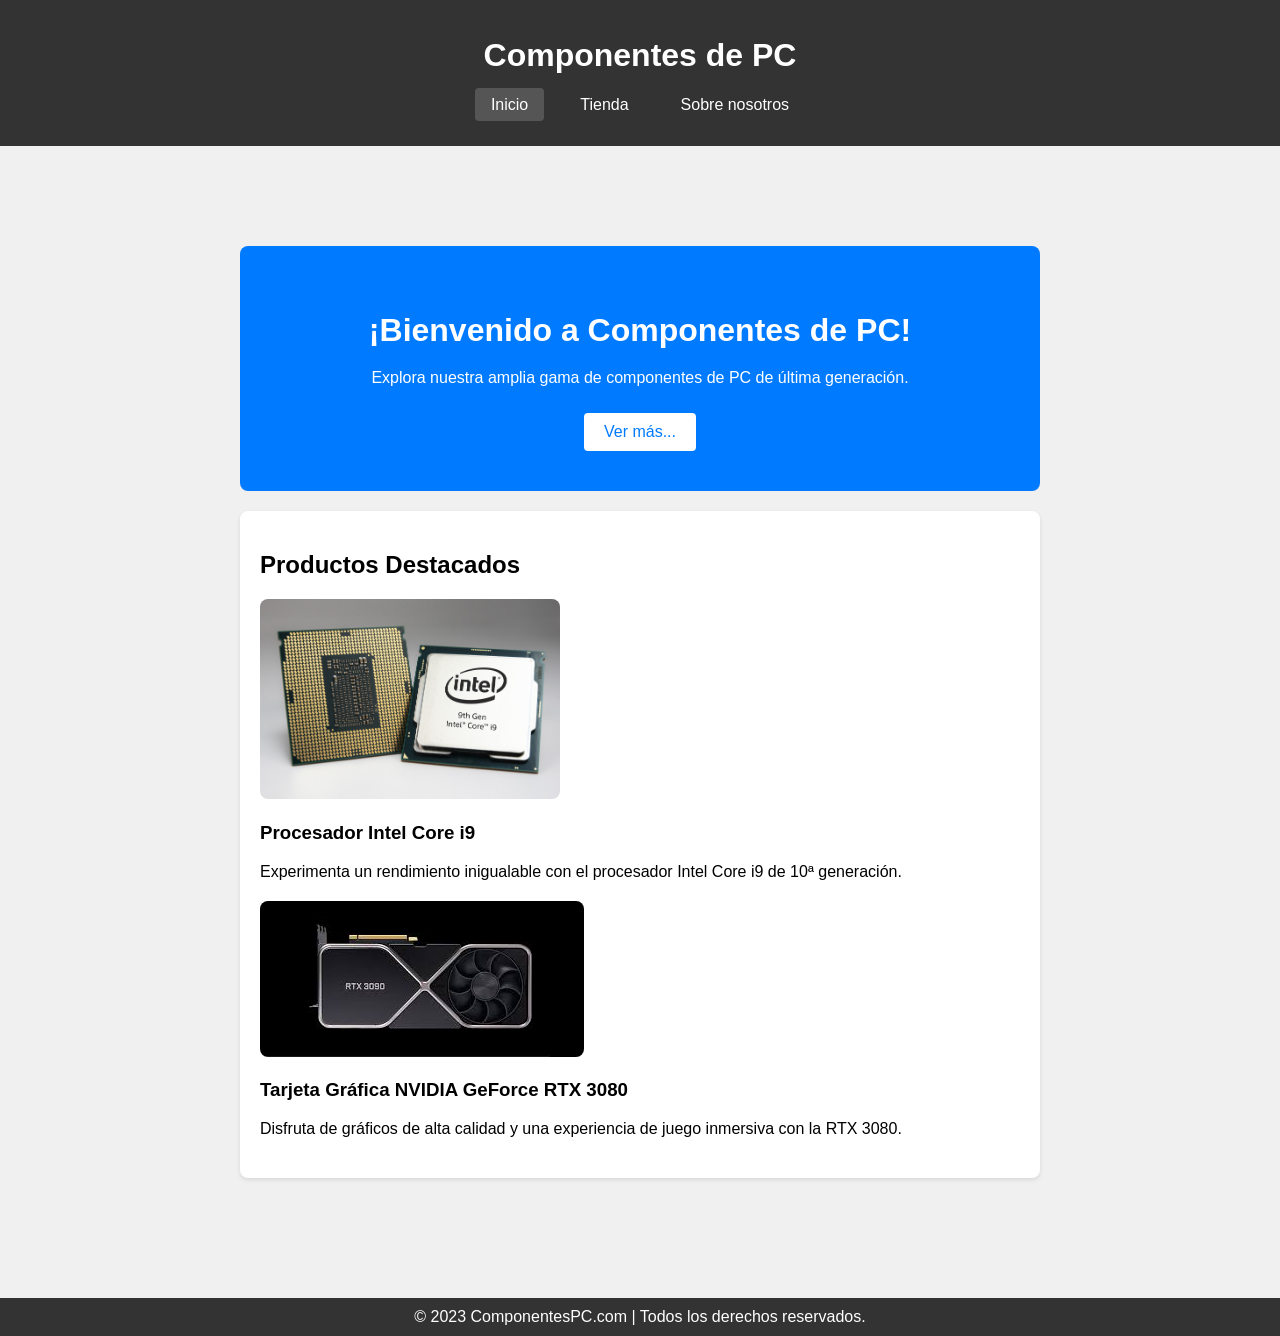
<file: Pagina-Prueba-autenticacion/index.html>
<!DOCTYPE html>
<html lang="es">
<head>
  <meta charset="UTF-8">
  <meta name="viewport" content="width=device-width, initial-scale=1.0">
  <title>Componentes de PC - Inicio</title>
  <link rel="stylesheet" href="Css/styles.css">
</head>
<body>
  <header>
    <h1>Componentes de PC</h1>
    <nav>
      <ul>
        <li><a href="index.html" class="active">Inicio</a></li>
        <li><a href="tienda.html">Tienda</a></li>
        <li><a href="sobre-nosotros.html">Sobre nosotros</a></li>
      </ul>
    </nav>
  </header>
  <main>
    <section class="hero">
      <h2>¡Bienvenido a Componentes de PC!</h2>
      <p>Explora nuestra amplia gama de componentes de PC de última generación.</p>
      <a href="tienda.html" class="cta-btn">Ver más...</a>
    </section>
    <section class="featured">
      <h2>Productos Destacados</h2>
      <div class="product">
        <a href="tienda.html">
          <img src="Img/Procesador.jpg" alt="Procesador" height="200">
        </a>
        <h3>Procesador Intel Core i9</h3>
        <p>Experimenta un rendimiento inigualable con el procesador Intel Core i9 de 10ª generación.</p>
      </div>
      <div class="product">
        <a href="tienda.html">
          <img src="Img/Trajeta-grafica.jpeg" alt="Tarjeta Gráfica">
        </a>
        <h3>Tarjeta Gráfica NVIDIA GeForce RTX 3080</h3>
        <p>Disfruta de gráficos de alta calidad y una experiencia de juego inmersiva con la RTX 3080.</p>
      </div>
    </section>
  </main>
  <footer>
    <p>&copy; 2023 ComponentesPC.com | Todos los derechos reservados.</p>
  </footer>
</body>
</html>
</file>
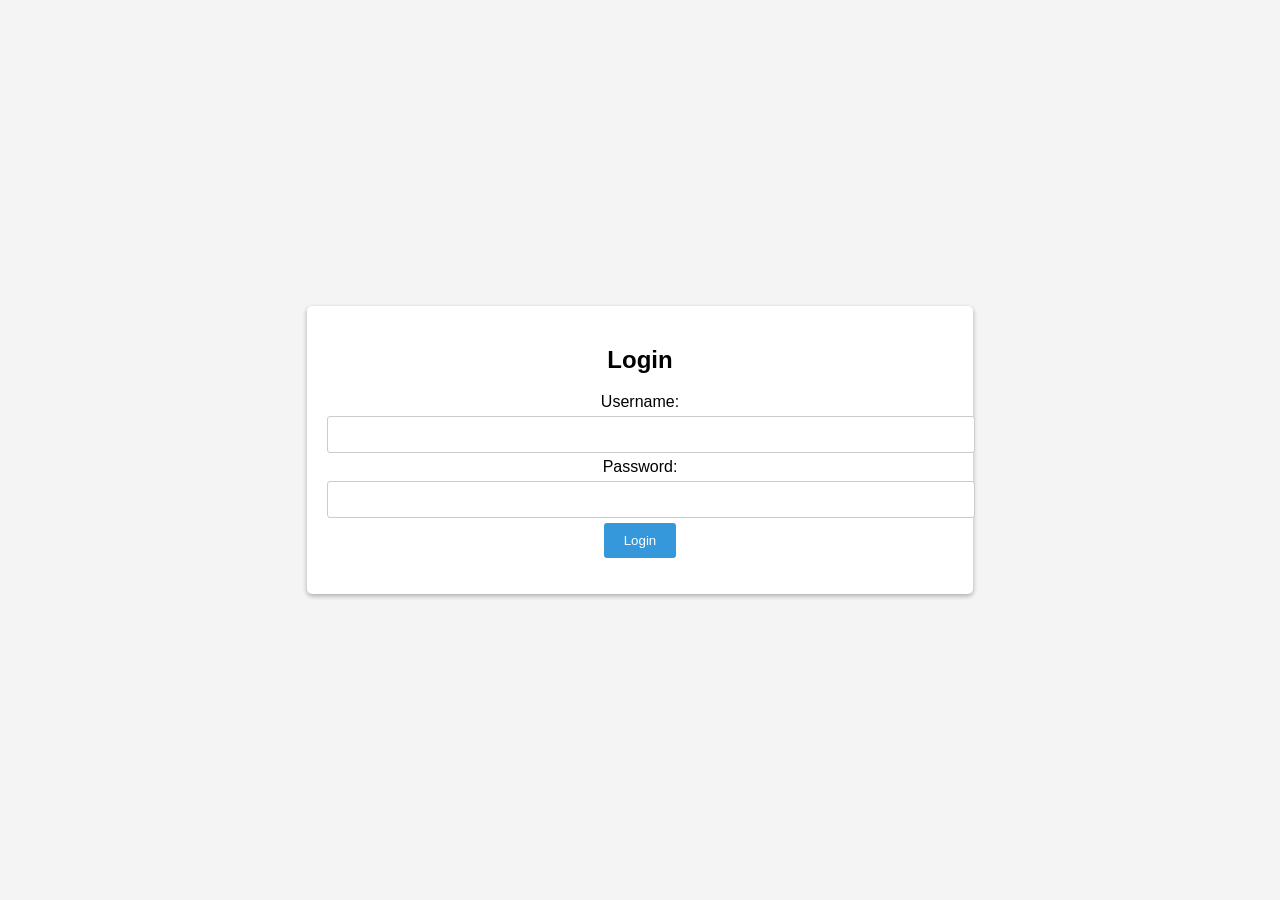
<file: Pagina-Prueba-autenticacion/login.html>
<!DOCTYPE html>
<html lang="en">
<head>
<meta charset="UTF-8">
<meta name="viewport" content="width=device-width, initial-scale=1.0">
<title>Login Page</title>
<link rel="stylesheet" href="Css/login.css">
</head>
<body>
<div class="login-container">
  <h2>Login</h2>
  <form id="login-form">
    <label for="username">Username:</label>
    <input type="text" id="username" name="username" required>
    <label for="password">Password:</label>
    <input type="password" id="password" name="password" required>
    <button type="submit" data-test="login-button" id="enviar">Login</button>
  </form>
  <p id="error-message" class="error-message"></p>
</div>
<script src="js/script.js"></script>
</body>
</html>
</file>
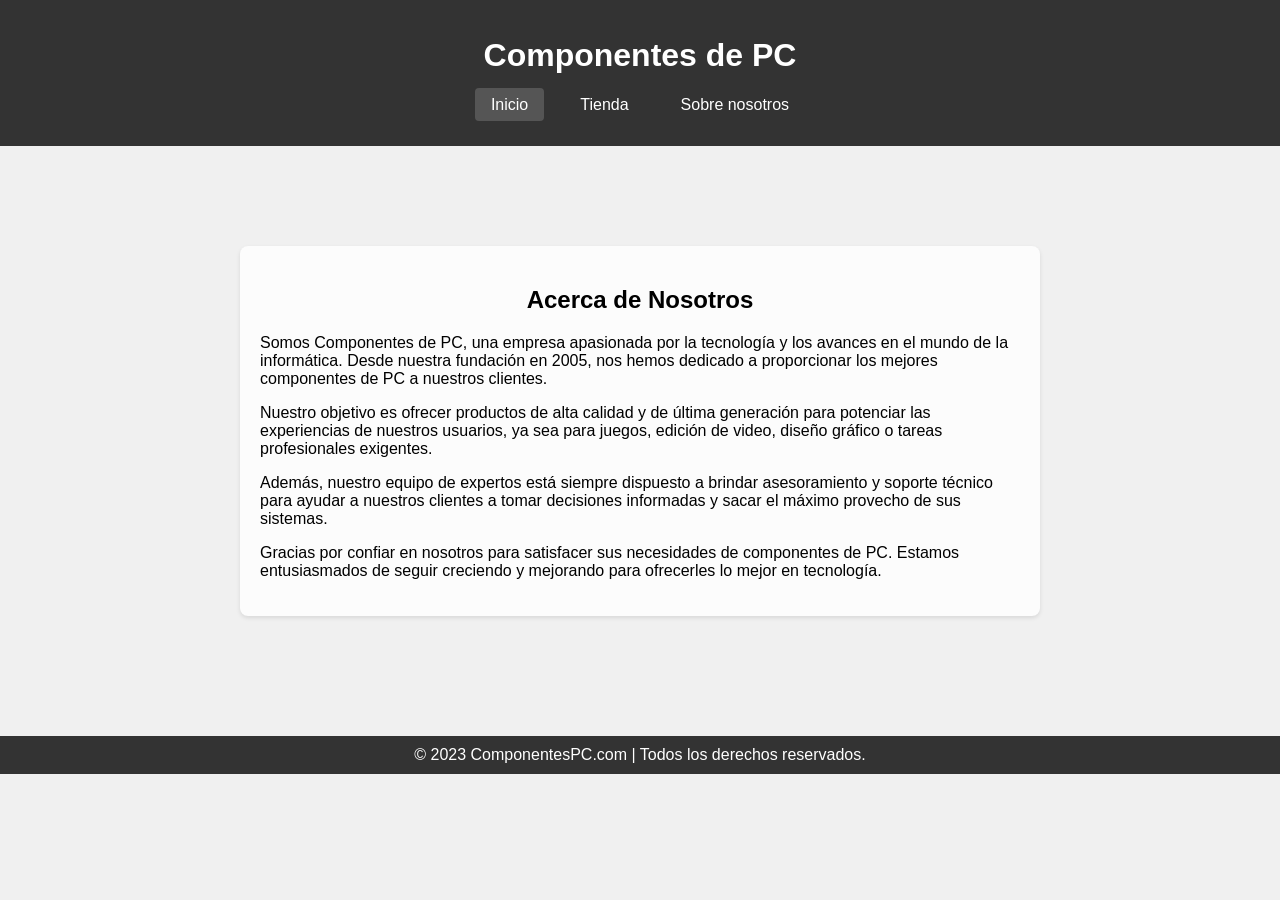
<file: Pagina-Prueba-autenticacion/sobre-nosotros.html>
<!DOCTYPE html>
<html lang="es">
<head>
  <meta charset="UTF-8">
  <meta name="viewport" content="width=device-width, initial-scale=1.0">
  <title>Acerca de Nosotros - Componentes de PC</title>
  <link rel="stylesheet" href="Css/styles.css">
</head>
<body>
  <header>
    <h1>Componentes de PC</h1>
    <nav>
      <ul>
        <li><a href="index.html" class="active">Inicio</a></li>
        <li><a href="tienda.html">Tienda</a></li>
        <li><a href="sobre-nosotros.html">Sobre nosotros</a></li>
      </ul>
    </nav>
  </header>
  <main>
    <section class="about">
      <h2>Acerca de Nosotros</h2>
      <p>Somos Componentes de PC, una empresa apasionada por la tecnología y los avances en el mundo de la informática. Desde nuestra fundación en 2005, nos hemos dedicado a proporcionar los mejores componentes de PC a nuestros clientes.</p>
      <p>Nuestro objetivo es ofrecer productos de alta calidad y de última generación para potenciar las experiencias de nuestros usuarios, ya sea para juegos, edición de video, diseño gráfico o tareas profesionales exigentes.</p>
      <p>Además, nuestro equipo de expertos está siempre dispuesto a brindar asesoramiento y soporte técnico para ayudar a nuestros clientes a tomar decisiones informadas y sacar el máximo provecho de sus sistemas.</p>
      <p>Gracias por confiar en nosotros para satisfacer sus necesidades de componentes de PC. Estamos entusiasmados de seguir creciendo y mejorando para ofrecerles lo mejor en tecnología.</p>
    </section>
  </main>
  <footer>
    <p>&copy; 2023 ComponentesPC.com | Todos los derechos reservados.</p>
  </footer>
</body>
</html>
</file>
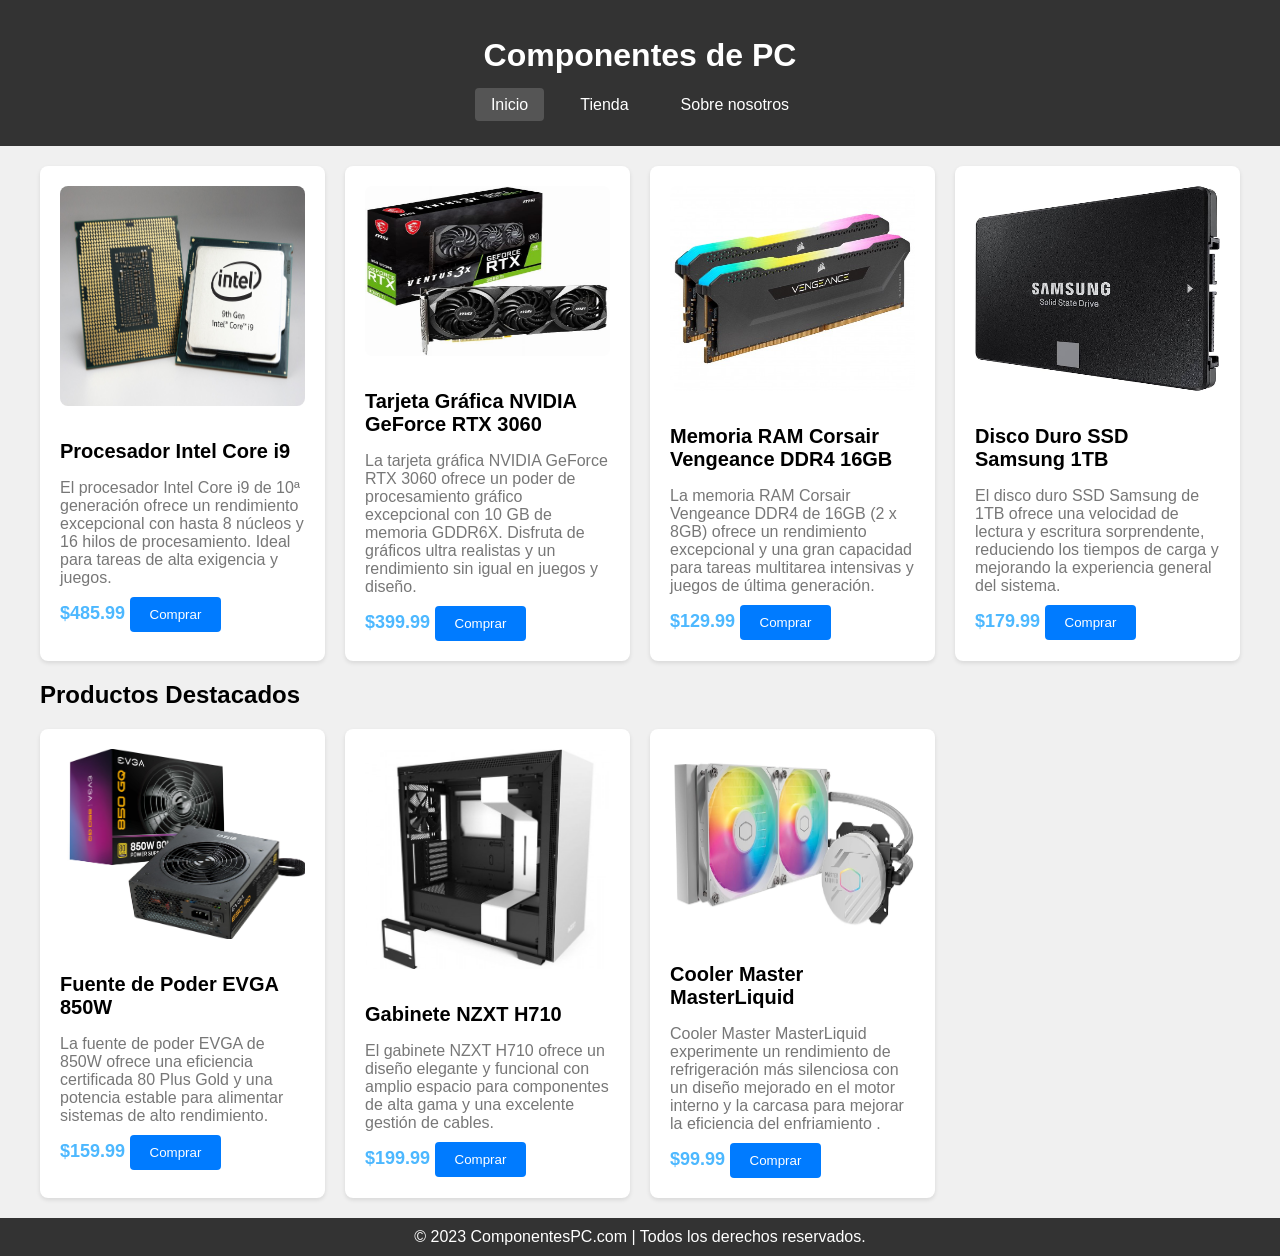
<file: Pagina-Prueba-autenticacion/tienda.html>
<!DOCTYPE html>
<html lang="es">
<head>
  <meta charset="UTF-8">
  <meta name="viewport" content="width=device-width, initial-scale=1.0">
  <title>Tienda de Componentes de PC</title>
  <link rel="stylesheet" href="Css/tienda.css">
</head>
<body>
  <header>
    <h1>Componentes de PC</h1>
    <nav>
        <ul>
          <li><a href="index.html" class="active">Inicio</a></li>
          <li><a href="tienda.html">Tienda</a></li>
          <li><a href="sobre-nosotros.html">Sobre nosotros</a></li>
        </ul>
      </nav>
  </header>
  <main>
    <section class="product-list">
      <div class="product">
        <img src="Img/Procesador.jpg" alt="Procesador" height="220px">
        <h3>Procesador Intel Core i9</h3>
        <p>El procesador Intel Core i9 de 10ª generación ofrece un rendimiento excepcional con hasta 8 núcleos y 16 hilos de procesamiento. Ideal para tareas de alta exigencia y juegos.</p>
        <span class="price">$485.99</span>
        <button>Comprar</button>
      </div>
      <div class="product">
        <img src="Img/3060.jpg" alt="Tarjeta Gráfica" height="170px">
        <h3>Tarjeta Gráfica NVIDIA GeForce RTX 3060</h3>
        <p>La tarjeta gráfica NVIDIA GeForce RTX 3060 ofrece un poder de procesamiento gráfico excepcional con 10 GB de memoria GDDR6X. Disfruta de gráficos ultra realistas y un rendimiento sin igual en juegos y diseño.</p>
        <span class="price">$399.99</span>
        <button>Comprar</button>
      </div>
      <div class="product">
        <img src="Img/Ram.jpg" alt="Memoria RAM" height="205px">
        <h3>Memoria RAM Corsair Vengeance DDR4 16GB</h3>
        <p>La memoria RAM Corsair Vengeance DDR4 de 16GB (2 x 8GB) ofrece un rendimiento excepcional y una gran capacidad para tareas multitarea intensivas y juegos de última generación.</p>
        <span class="price">$129.99</span>
        <button>Comprar</button>
      </div>
      <div class="product">
        <img src="Img/ssd.jpg" alt="Disco Duro" height="205px">
        <h3>Disco Duro SSD Samsung 1TB</h3>
        <p>El disco duro SSD Samsung de 1TB ofrece una velocidad de lectura y escritura sorprendente, reduciendo los tiempos de carga y mejorando la experiencia general del sistema.</p>
        <span class="price">$179.99</span>
        <button>Comprar</button>
      </div>
    </section>
    <h2>Productos Destacados</h2>
    <section class="product-list">
      <div class="product">
        <img src="Img/Psu.jpg" alt="Fuente de Poder" height="190px">
        <h3>Fuente de Poder EVGA 850W</h3>
        <p>La fuente de poder EVGA de 850W ofrece una eficiencia certificada 80 Plus Gold y una potencia estable para alimentar sistemas de alto rendimiento.</p>
        <span class="price">$159.99</span>
        <button>Comprar</button>
      </div>
      <div class="product">
        <img src="Img/NZXT.jpg" alt="Gabinete" height="220px">
        <h3>Gabinete NZXT H710</h3>
        <p>El gabinete NZXT H710 ofrece un diseño elegante y funcional con amplio espacio para componentes de alta gama y una excelente gestión de cables.</p>
        <span class="price">$199.99</span>
        <button>Comprar</button>
      </div>
      <div class="product">
        <img src="Img/cooler.jpg" alt="Refrigeracion liquida" height="180px">
        <h3>Cooler Master MasterLiquid</h3>
        <p>Cooler Master MasterLiquid experimente un rendimiento de refrigeración más silenciosa con un diseño mejorado en el motor interno y la carcasa para mejorar la eficiencia del enfriamiento .</p>
        <span class="price">$99.99</span>
        <button>Comprar</button>
      </div>
      <div></div>
    </section>
  </main>
  <footer>
    <p>&copy; 2023 ComponentesPC.com | Todos los derechos reservados.</p>
  </footer>
</body>
</html>
</file>
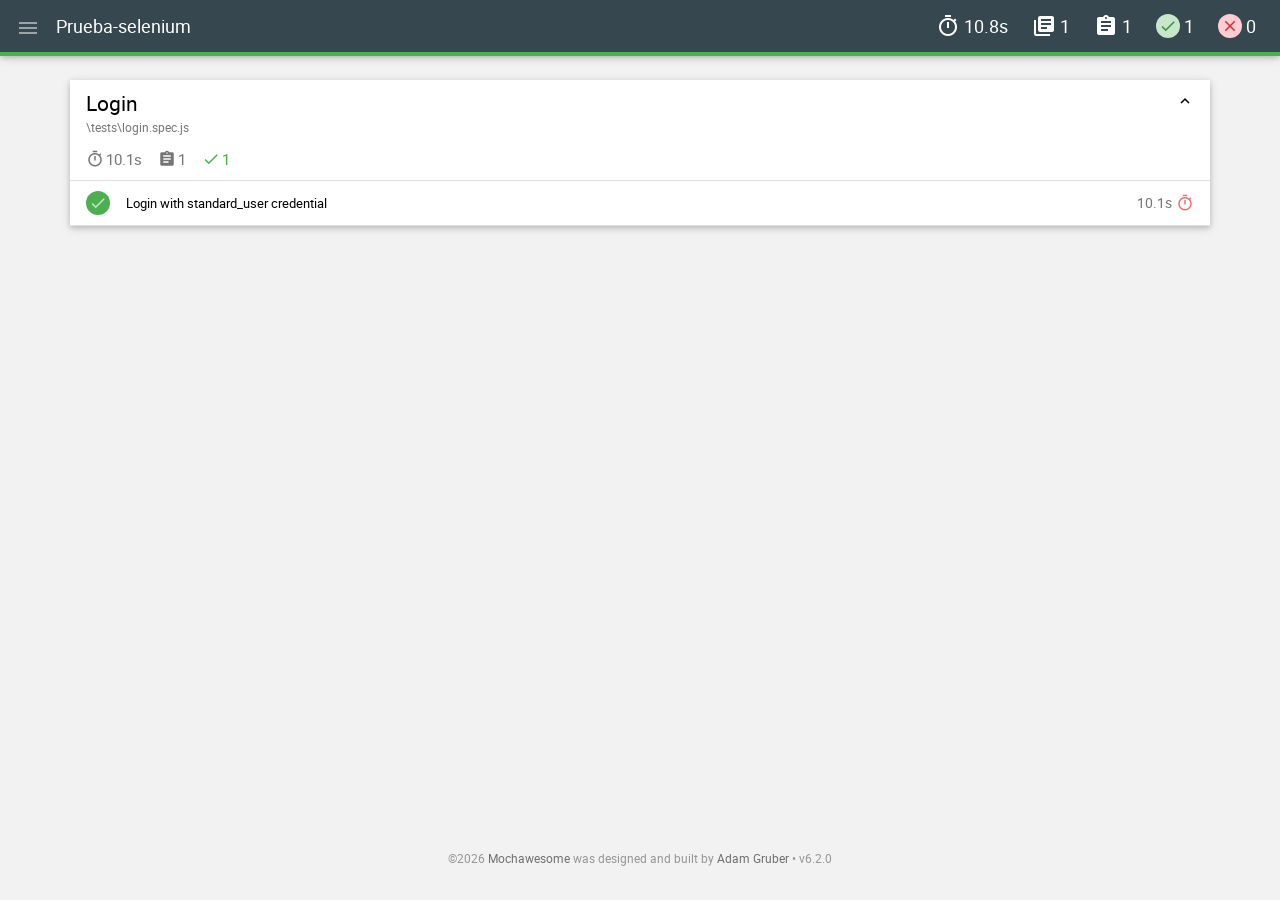
<file: Prueba-selenium/mochawesome-report/mochawesome.html>
<!doctype html>
<html lang="en"><head><meta charSet="utf-8"/><meta http-equiv="X-UA-Compatible" content="IE=edge"/><meta name="viewport" content="width=device-width, initial-scale=1"/><title>Mochawesome Report</title><link rel="stylesheet" href="assets\app.css"/></head><body data-raw="{&quot;stats&quot;:{&quot;suites&quot;:1,&quot;tests&quot;:1,&quot;passes&quot;:1,&quot;pending&quot;:0,&quot;failures&quot;:0,&quot;start&quot;:&quot;2023-08-10T17:27:14.657Z&quot;,&quot;end&quot;:&quot;2023-08-10T17:27:25.471Z&quot;,&quot;duration&quot;:10814,&quot;testsRegistered&quot;:1,&quot;passPercent&quot;:100,&quot;pendingPercent&quot;:0,&quot;other&quot;:0,&quot;hasOther&quot;:false,&quot;skipped&quot;:0,&quot;hasSkipped&quot;:false},&quot;results&quot;:[{&quot;uuid&quot;:&quot;d38f2101-eed7-4d53-a7cf-374e26416e44&quot;,&quot;title&quot;:&quot;&quot;,&quot;fullFile&quot;:&quot;C:\\Users\\G\\Desktop\\Prueba-selenium\\tests\\login.spec.js&quot;,&quot;file&quot;:&quot;\\tests\\login.spec.js&quot;,&quot;beforeHooks&quot;:[],&quot;afterHooks&quot;:[],&quot;tests&quot;:[],&quot;suites&quot;:[{&quot;uuid&quot;:&quot;10c32434-fbdd-44e3-a358-a4371b58f0ce&quot;,&quot;title&quot;:&quot;Login&quot;,&quot;fullFile&quot;:&quot;C:\\Users\\G\\Desktop\\Prueba-selenium\\tests\\login.spec.js&quot;,&quot;file&quot;:&quot;\\tests\\login.spec.js&quot;,&quot;beforeHooks&quot;:[],&quot;afterHooks&quot;:[],&quot;tests&quot;:[{&quot;title&quot;:&quot;Login with standard_user credential&quot;,&quot;fullTitle&quot;:&quot;Login Login with standard_user credential&quot;,&quot;duration&quot;:10198,&quot;state&quot;:&quot;passed&quot;,&quot;speed&quot;:&quot;slow&quot;,&quot;pass&quot;:true,&quot;fail&quot;:false,&quot;pending&quot;:false,&quot;code&quot;:&quot;// Crea una instancia del controlador (driver) para el navegador Chrome\n      let driver = new Builder().forBrowser(&#x27;chrome&#x27;).build(); \n      try {\n          // Abre la página de inicio de sesión en el navegador\n          await driver.get(&#x27;file:///C:/Users/G/Desktop/Pagina-web/login.html&#x27;) \n          // Encuentra el elemento de nombre de usuario mediante su id y envia la palabra \&quot;usuario\&quot; al input.\n          await driver.findElement(By.id(&#x27;username&#x27;)).sendKeys(&#x27;usuario&#x27;) \n          // Encuntra el elemento de contraseña mediante su id y envia la palabra \&quot;102030\&quot; al input.\n          await driver.findElement(By.id(&#x27;password&#x27;)).sendKeys(&#x27;102030&#x27;) \n          // Encontra el botón de inicio de sesión por su selector CSS y hace clic en él\n          await driver.findElement(By.css(&#x27;[data-test=\&quot;login-button\&quot;]&#x27;)).click(); \n          // Hace una captura de pantalla utilizando la función takeScreenshot()\n          const screenshotData = await driver.takeScreenshot();\n          \n          // Guarda los datos de la captura de pantalla en un archivo llamado \&quot;screenshot.png\&quot;\n          fs.writeFileSync(\&quot;screenshot.png\&quot;, screenshotData, \&quot;base64\&quot;);\n          // Esperar 5 segundos (5000 milisegundos)\n          await driver.sleep(5000);\n      } finally {\n          // Cerrar la instancia del controlador y finalizar la prueba\n          await driver.quit(); \n      }&quot;,&quot;err&quot;:{},&quot;uuid&quot;:&quot;31b4b1eb-db5f-487f-9a0c-67bb30249d14&quot;,&quot;isHook&quot;:false,&quot;skipped&quot;:false}],&quot;suites&quot;:[],&quot;passes&quot;:[&quot;31b4b1eb-db5f-487f-9a0c-67bb30249d14&quot;],&quot;failures&quot;:[],&quot;pending&quot;:[],&quot;skipped&quot;:[],&quot;duration&quot;:10198,&quot;root&quot;:false,&quot;rootEmpty&quot;:false}],&quot;passes&quot;:[],&quot;failures&quot;:[],&quot;pending&quot;:[],&quot;skipped&quot;:[],&quot;duration&quot;:0,&quot;root&quot;:true,&quot;rootEmpty&quot;:true,&quot;_timeout&quot;:0}],&quot;meta&quot;:{&quot;mocha&quot;:{&quot;version&quot;:&quot;10.2.0&quot;},&quot;mochawesome&quot;:{&quot;options&quot;:{&quot;quiet&quot;:false,&quot;reportFilename&quot;:&quot;mochawesome&quot;,&quot;saveHtml&quot;:true,&quot;saveJson&quot;:true,&quot;consoleReporter&quot;:&quot;spec&quot;,&quot;useInlineDiffs&quot;:false,&quot;code&quot;:true},&quot;version&quot;:&quot;7.1.3&quot;},&quot;marge&quot;:{&quot;version&quot;:&quot;6.2.0&quot;}}}" data-config="{&quot;reportFilename&quot;:&quot;mochawesome&quot;,&quot;reportDir&quot;:&quot;mochawesome-report&quot;,&quot;reportTitle&quot;:&quot;Prueba-selenium&quot;,&quot;reportPageTitle&quot;:&quot;Mochawesome Report&quot;,&quot;inline&quot;:false,&quot;inlineAssets&quot;:false,&quot;cdn&quot;:false,&quot;charts&quot;:false,&quot;enableCharts&quot;:false,&quot;code&quot;:true,&quot;enableCode&quot;:true,&quot;autoOpen&quot;:false,&quot;overwrite&quot;:true,&quot;timestamp&quot;:false,&quot;ts&quot;:false,&quot;showPassed&quot;:true,&quot;showFailed&quot;:true,&quot;showPending&quot;:true,&quot;showSkipped&quot;:false,&quot;showHooks&quot;:&quot;failed&quot;,&quot;saveJson&quot;:true,&quot;saveHtml&quot;:true,&quot;dev&quot;:false,&quot;assetsDir&quot;:&quot;mochawesome-report\\assets&quot;,&quot;jsonFile&quot;:&quot;C:\\Users\\G\\Desktop\\Prueba-selenium\\mochawesome-report\\mochawesome.json&quot;,&quot;htmlFile&quot;:&quot;C:\\Users\\G\\Desktop\\Prueba-selenium\\mochawesome-report\\mochawesome.html&quot;}"><div id="report"></div><script src="assets\app.js"></script></body></html>
</file>
<file: Pagina-Prueba-autenticacion/Css/styles.css>
body {
    font-family: Arial, sans-serif;
    margin: 0;
    padding: 0;
    background-color: #f0f0f0;
  }
  
  header {
    background-color: #333;
    color: #fff;
    text-align: center;
    padding: 1rem 0;
  }
  
  nav {
    margin-top: 10px;
  }
  
  nav ul {
    list-style: none;
    padding: 0;
    display: flex;
    justify-content: center;
  }
  
  nav li {
    margin: 0 10px;
  }
  
  nav a {
    color: #fff;
    text-decoration: none;
    padding: 8px 16px;
  }
  
  nav a.active {
    background-color: #555;
    border-radius: 4px;
  }

  nav a.active {
    background-color: #555;
    border-radius: 4px;
  }
  
  nav a:hover{
    background-color: #f0f0f0;
    color: #333;
    border-radius: 4px;
  }
  
  main {
    max-width: 800px;
    margin: 0 auto;
    padding: 100px;
  }
  
  section {
    margin-bottom: 20px;
  }
  
  .hero {
    background-color: #007bff;
    color: #fff;
    text-align: center;
    padding: 40px;
    border-radius: 8px;
  }
  
  .hero h2 {
    font-size: 32px;
    margin-bottom: 20px;
  }
  
  .cta-btn {
    display: inline-block;
    background-color: #fff;
    color: #007bff;
    padding: 10px 20px;
    text-decoration: none;
    border-radius: 4px;
    margin-top: 10px;
  }
  
  .featured {
    background-color: #fff;
    border-radius: 8px;
    box-shadow: 0 2px 4px rgba(0, 0, 0, 0.1);
    padding: 20px;
  }
  
  .about{
    background-color: #fcfcfc;
    border-radius: 8px;
    box-shadow: 0 2px 4px rgba(0, 0, 0, 0.1);
    padding: 20px;
  }
  .about h2{
    font-size: 24px;
    text-align: center;
  }

  .featured h2 {
    font-size: 24px;
    margin-bottom: 20px;
  }
  
  .product {
    margin-bottom: 20px;
  }
  
  .product img {
    max-width: 100%;
    border-radius: 8px;
  }
  
  footer {
    background-color: #333;
    color: #fff;
    text-align: center;
    padding: 10px 0;
  }
  
  footer p {
    margin: 0;
  }
</file>
<file: Pagina-Prueba-autenticacion/Css/login.css>
body {
    font-family: Arial, sans-serif;
    margin: 0;
    padding: 0;
    display: flex;
    justify-content: center;
    align-items: center;
    min-height: 100vh;
    background-color: #f4f4f4;
  }
  
  .login-container {
    background-color: #fff;
    padding: 20px;
    border-radius: 5px;
    box-shadow: 0 2px 5px rgba(0, 0, 0, 0.3);
    text-align: center;
  }
  
  input {
    width: 100%;
    padding: 10px;
    margin: 5px 0;
    border: 1px solid #ccc;
    border-radius: 3px;
  }
  
  button {
    background-color: #3498db;
    color: #fff;
    border: none;
    padding: 10px 20px;
    border-radius: 3px;
    cursor: pointer;
  }
  
  .error-message {
    color: #ff0000;
  }
</file>
<file: Pagina-Prueba-autenticacion/Css/tienda.css>
body {
  font-family: Arial, sans-serif;
  margin: 0;
  padding: 0;
  background-color: #f0f0f0;
}

header {
  background-color: #333;
  color: #fff;
  text-align: center;
  padding: 1rem 0;
}

nav {
  margin-top: 10px;
}

nav ul {
  list-style: none;
  padding: 0;
  display: flex;
  justify-content: center;
}

nav li {
  margin: 0 10px;
}

nav a {
  color: #fff;
  text-decoration: none;
  padding: 8px 16px;
}

nav a.active {
  background-color: #555;
  border-radius: 4px;
}

nav a:hover{
  background-color: #f0f0f0;
  color: #333;
  border-radius: 4px;
}
nav a.active:hover {
  background-color: #080808;
  color: #fff;
  border-radius: 4px;
}

main {
  max-width: 1200px;
  margin: 0 auto;
  padding: 20px;
}

.product-list {
  display: grid;
  grid-template-columns: repeat(auto-fit, minmax(250px, 1fr));
  grid-gap: 20px;
}

.product {
  background-color: #fff;
  border-radius: 8px;
  box-shadow: 0 2px 4px rgba(0, 0, 0, 0.1);
  padding: 20px;
}

.product img {
  width: 100%;
  border-radius: 8px;
  margin-bottom: 10px;
}

.product h3 {
  font-size: 20px;
  margin-bottom: 10px;
}

.product p {
  color: #777;
  margin-bottom: 10px;
}

.product span.price {
  font-size: 18px;
  font-weight: bold;
  color: #4db8ff;
}

.product button {
  background-color: #007bff;
  color: #fff;
  border: none;
  padding: 10px 20px;
  border-radius: 4px;
  cursor: pointer;
  transition: background-color 0.3s ease;
}

.product button:hover {
  background-color: #0056b3;
}

footer {
  background-color: #333;
  color: #fff;
  text-align: center;
  padding: 10px 0;
}

footer p {
  margin: 0;
}
</file>
